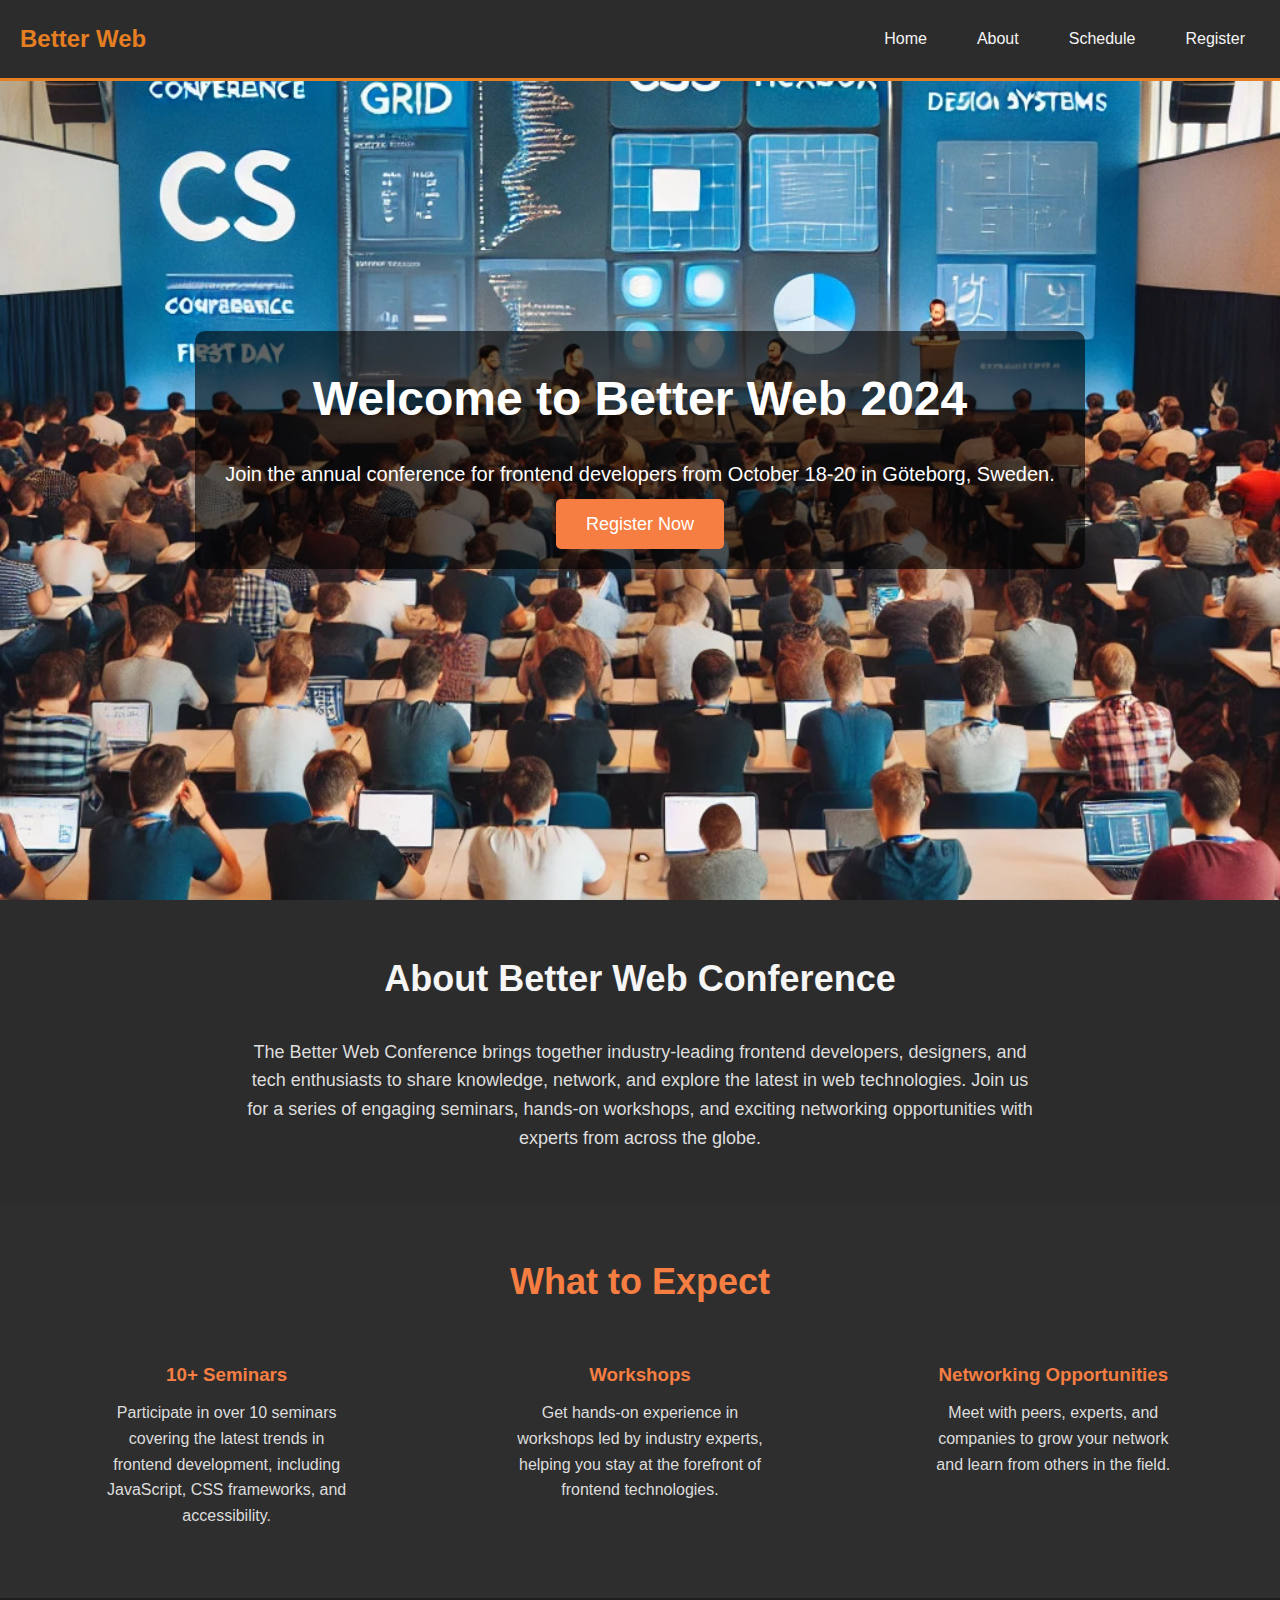
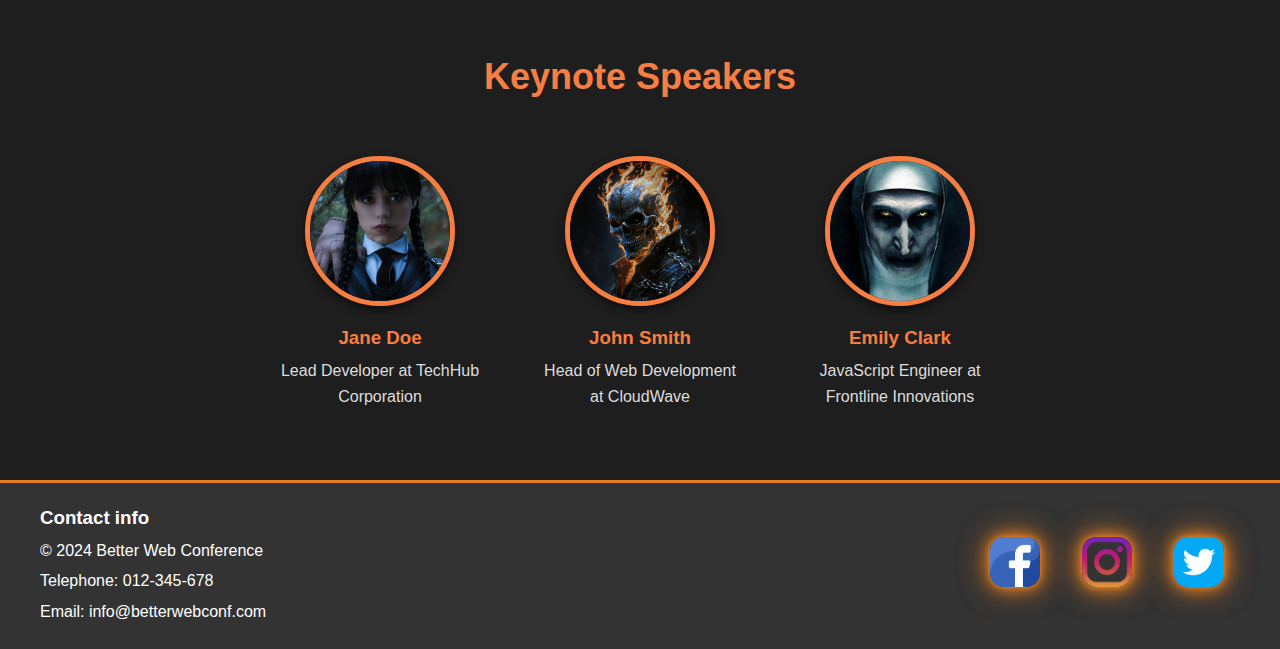
<file: index.html>
<!DOCTYPE html>
<html lang="en">
<head>
    <meta charset="UTF-8">
    <meta name="viewport" content="width=device-width, initial-scale=1.0">
    <title> Better Web Conference 2024 </title>
    <link rel="stylesheet" href="index.css"> 
</head>
<body>
    
    <!-- Navigation Bar -->
    <nav class="navbar">
        <div class="logo">Better Web</div>
        <ul class="nav-links">
            <li><a href="index.html">Home</a></li>
            <li><a href="about.html">About</a></li>
            <li><a href="schedule.html">Schedule</a></li>
            <li><a href="register.html">Register</a></li>
        </ul>
    </nav>
    
        <!-- Hero Section with Background Image -->
        <section class="welcome">
            <div class="welcome-content">
                <h1>Welcome to Better Web 2024</h1>
                <p>Join the annual conference for frontend developers from October 18-20 in Göteborg, Sweden.</p>
                <a href="register.html" class="btn-register">Register Now</a>
            </div>
        </section>
    
        <!-- Introduction Section -->
        <section class="introduction">
            <div class="container">
                <h2>About Better Web Conference</h2>
                <p>The Better Web Conference brings together industry-leading frontend developers, designers, and tech enthusiasts to share knowledge, network, and explore the latest in web technologies. Join us for a series of engaging seminars, hands-on workshops, and exciting networking opportunities with experts from across the globe.</p>
            </div>
        </section>
    
        <!-- Key Features Section -->
        <section class="features">
            <div class="container">
                <h2>What to Expect</h2>
                <div class="feature-list">
                    <div class="feature-item">
                        <h3>10+ Seminars</h3>
                        <p>Participate in over 10 seminars covering the latest trends in frontend development, including JavaScript, CSS frameworks, and accessibility.</p>
                    </div>
                    <div class="feature-item">
                        <h3>Workshops</h3>
                        <p>Get hands-on experience in workshops led by industry experts, helping you stay at the forefront of frontend technologies.</p>
                    </div>
                    <div class="feature-item">
                        <h3>Networking Opportunities</h3>
                        <p>Meet with peers, experts, and companies to grow your network and learn from others in the field.</p>
                    </div>
                </div>
            </div>
        </section>
    
        <!-- Speakers Section -->
        <section class="speakers">
            <div class="container">
                <h2>Keynote Speakers</h2>
                <div class="speaker-list">
                    <div class="speaker-item">
                        <img src="img/WEDNESDAY.jpg" alt="Speaker 1">
                        <h3>Jane Doe</h3>
                        <p>Lead Developer at TechHub Corporation</p>
                    </div>
                    <div class="speaker-item">
                        <img src="img/ghost_rider.jpg" alt="Speaker 2">
                        <h3>John Smith</h3>
                        <p>Head of Web Development at CloudWave</p>
                    </div>
                    <div class="speaker-item">
                        <img src="img/the-nun.jpg" alt="Speaker 3">
                        <h3>Emily Clark</h3>
                        <p>JavaScript Engineer at Frontline Innovations</p>
                    </div>
                </div>
            </div>
        </section>

    <!-- Footer -->
    <footer>
        <div class="main-footer-container">
            <div class="contact-container">
                <h3>Contact info</h3>
                <p>&copy; 2024 Better Web Conference</p>
                <p>Telephone: 012-345-678</p>
                <p>Email: info@betterwebconf.com</p>
            </div>

            <div class="socials-container">
                <a href="https://www.facebook.com/">
                    <img class="fb" src="img/fb.png"></img>
                </a>
                <a href="https://www.twitter.com/">
                    <img class="insta" src="img/insta.png"></img>
                </a>
                <a href="https://www.instagram.com/">
                    <img class="twit" src="img/twitter.png"></img>
                </a>
            </div>
        </div>
    </footer>

</body>
</html>
</file>
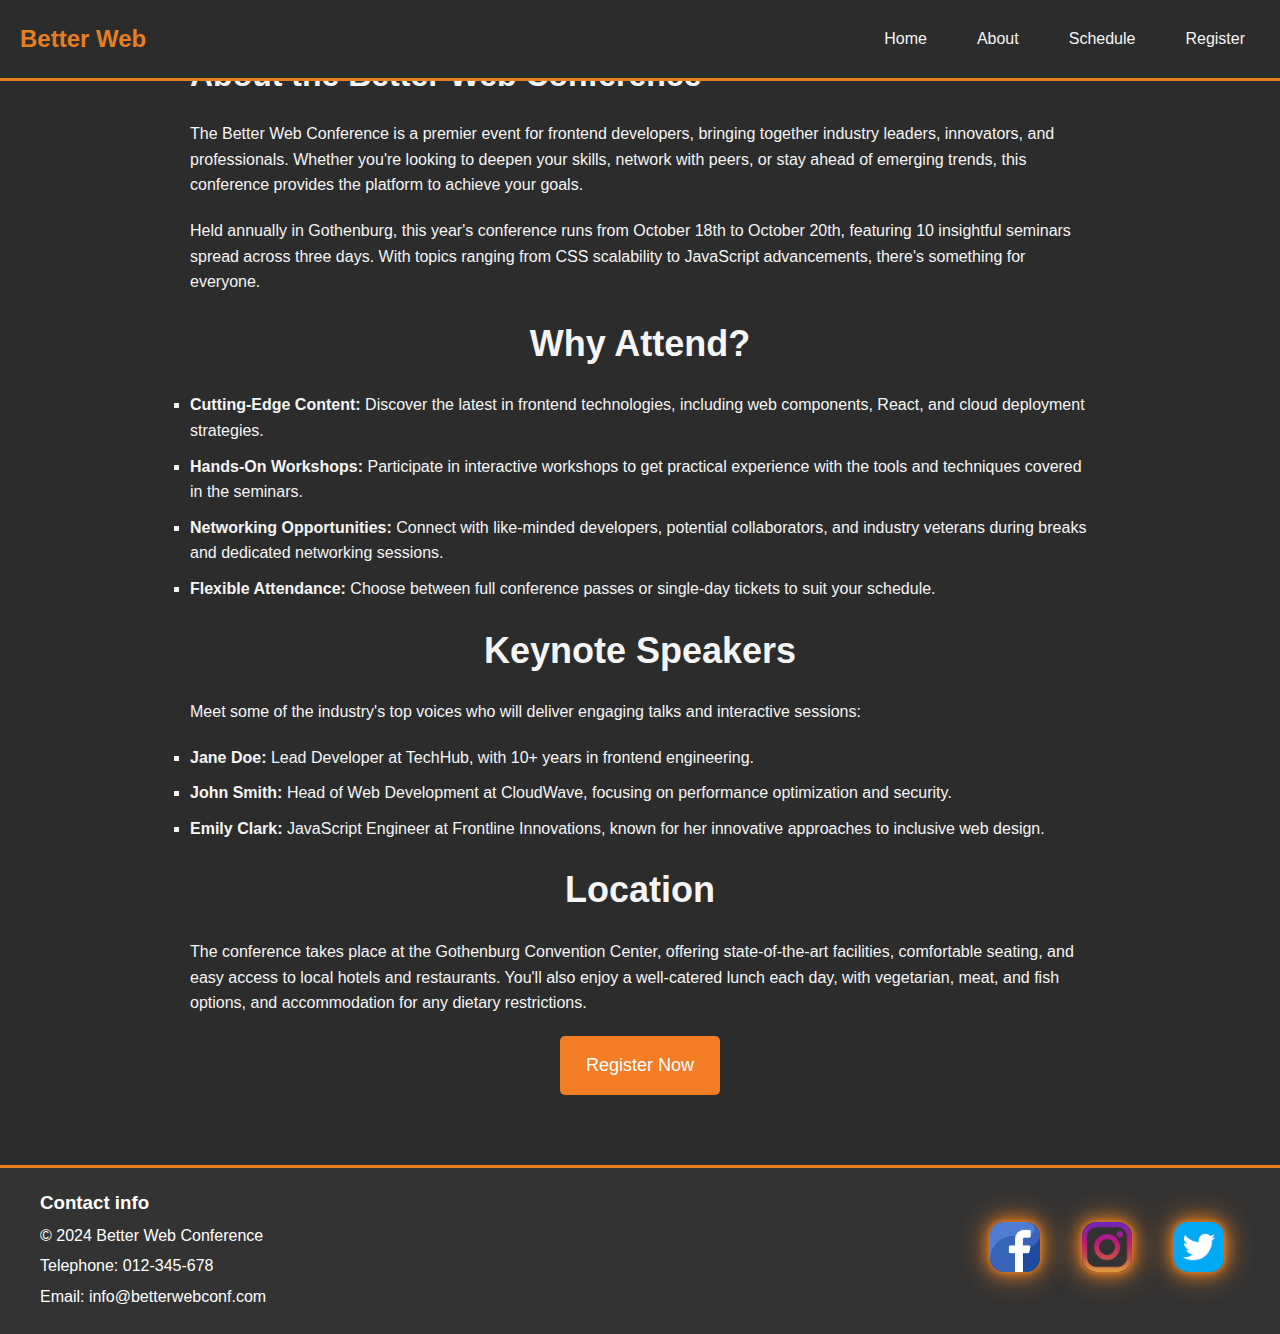
<file: about.html>
<!DOCTYPE html>
<html lang="en">
<head>
    <meta charset="UTF-8">
    <meta name="viewport" content="width=device-width, initial-scale=1.0">
    <title>About Better Web Conference</title>
    <link rel="stylesheet" href="about.css">
</head>
<body>
    <!-- Navigation Bar -->
    <nav class="navbar">
        <div class="logo">Better Web</div>
        <ul class="nav-links">
            <li><a href="index.html">Home</a></li>
            <li><a href="about.html">About</a></li>
            <li><a href="schedule.html">Schedule</a></li>
            <li><a href="register.html">Register</a></li>
        </ul>
    </nav>

    <!-- About Section -->
    <section class="about-section">
        <h1>About the Better Web Conference</h1>
        <p>The Better Web Conference is a premier event for frontend developers, bringing together industry leaders, innovators, and professionals. Whether you're looking to deepen your skills, network with peers, or stay ahead of emerging trends, this conference provides the platform to achieve your goals.</p>
        <p>Held annually in Gothenburg, this year's conference runs from October 18th to October 20th, featuring 10 insightful seminars spread across three days. With topics ranging from CSS scalability to JavaScript advancements, there's something for everyone.</p>

        <h2>Why Attend?</h2>
        <ul>
            <li><strong>Cutting-Edge Content:</strong> Discover the latest in frontend technologies, including web components, React, and cloud deployment strategies.</li>
            <li><strong>Hands-On Workshops:</strong> Participate in interactive workshops to get practical experience with the tools and techniques covered in the seminars.</li>
            <li><strong>Networking Opportunities:</strong> Connect with like-minded developers, potential collaborators, and industry veterans during breaks and dedicated networking sessions.</li>
            <li><strong>Flexible Attendance:</strong> Choose between full conference passes or single-day tickets to suit your schedule.</li>
        </ul>

        <h2>Keynote Speakers</h2>
        <p>Meet some of the industry's top voices who will deliver engaging talks and interactive sessions:</p>
        <ul>
            <li><strong>Jane Doe:</strong> Lead Developer at TechHub, with 10+ years in frontend engineering.</li>
            <li><strong>John Smith:</strong> Head of Web Development at CloudWave, focusing on performance optimization and security.</li>
            <li><strong>Emily Clark:</strong> JavaScript Engineer at Frontline Innovations, known for her innovative approaches to inclusive web design.</li>
        </ul>

        <h2>Location</h2>
        <p>The conference takes place at the Gothenburg Convention Center, offering state-of-the-art facilities, comfortable seating, and easy access to local hotels and restaurants. You'll also enjoy a well-catered lunch each day, with vegetarian, meat, and fish options, and accommodation for any dietary restrictions.</p>

        <a href="register.html" class="cta-button">Register Now</a>
    </section>

    <!-- Footer -->
    <footer>
        <div class="main-footer-container">
            <div class="contact-container">
                <h3>Contact info</h3>
                <p>&copy; 2024 Better Web Conference</p>
                <p>Telephone: 012-345-678</p>
                <p>Email: info@betterwebconf.com</p>
            </div>
            <div class="socials-container">
                <a href="https://www.facebook.com/">
                    <img class="fb" src="img/fb.png"></img>
                </a>
                <a href="https://www.twitter.com/">
                    <img class="insta" src="img/insta.png"></img>
                </a>
                <a href="https://www.instagram.com/">
                    <img class="twit" src="img/twitter.png"></img>
                </a>
            </div>
        </div>
    </footer>

</body>
</html>
</file>
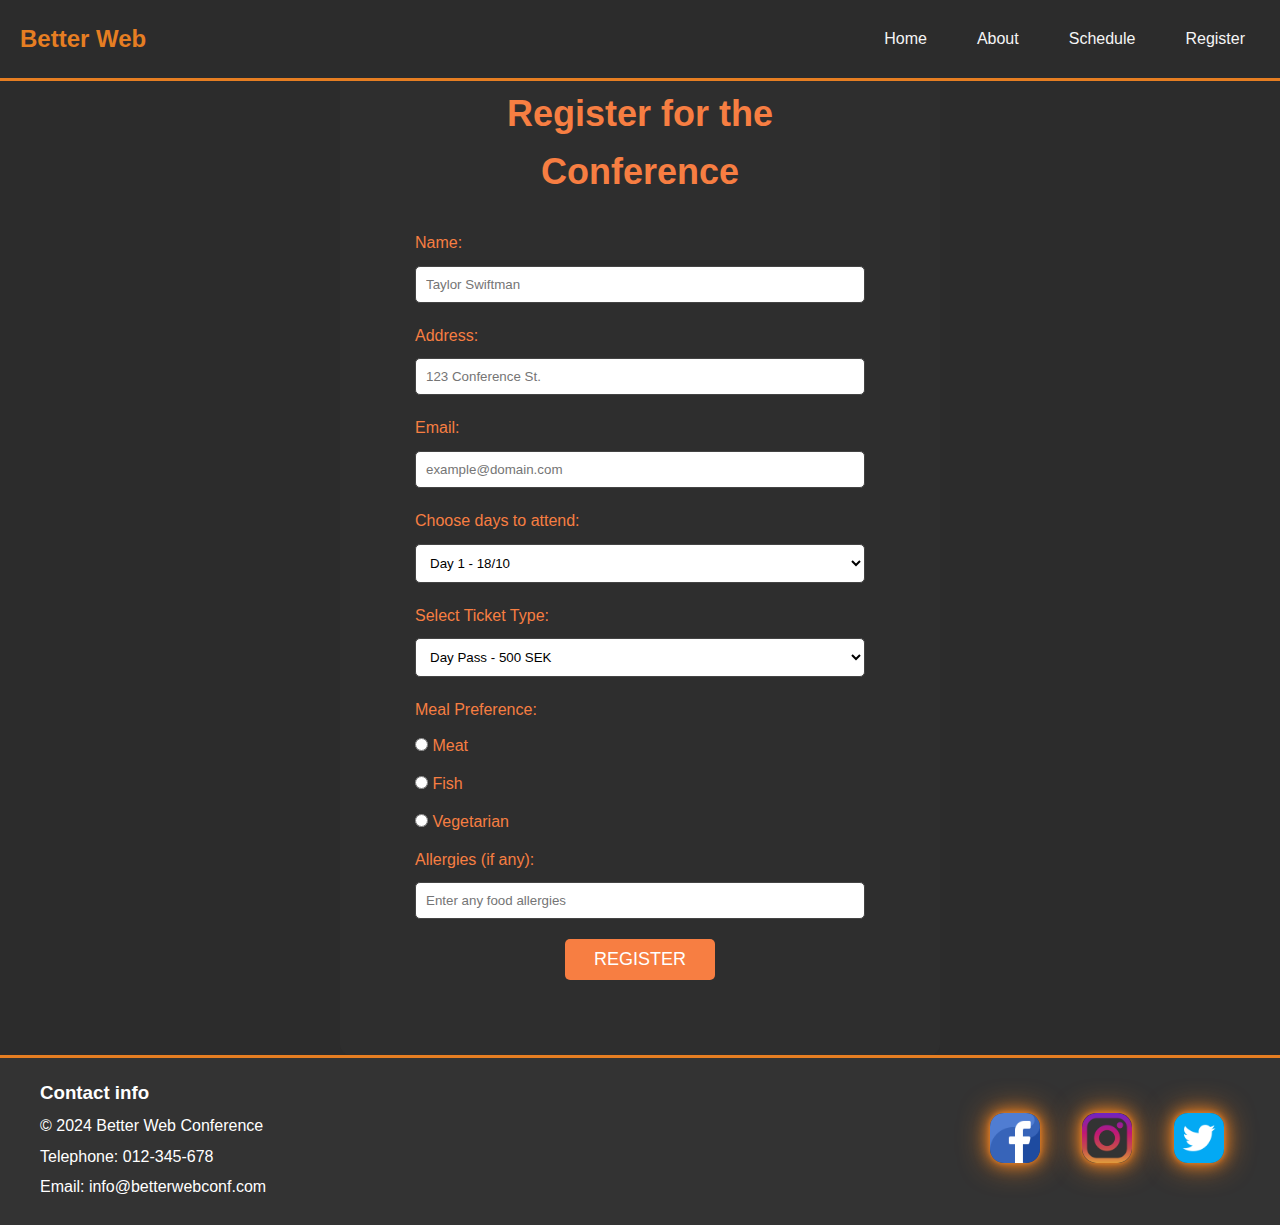
<file: register.html>
<!DOCTYPE html>
<html lang="en">
<head>
    <meta charset="UTF-8">
    <meta name="viewport" content="width=device-width, initial-scale=1.0">
    <title>Register - Better Web Conference 2024</title>
    <link rel="stylesheet" href="register.css">
</head>
<body>
    <!-- Navigation Bar -->
    <nav class="navbar">
        <div class="logo">Better Web</div>
        <ul class="nav-links">
            <li><a href="index.html">Home</a></li>
            <li><a href="about.html">About</a></li>
            <li><a href="schedule.html">Schedule</a></li>
            <li><a href="register.html">Register</a></li>
        </ul>
    </nav>

    <!-- Registration Section -->
    <section id="register">
        <h2>Register for the Conference</h2>

        <!-- Registration Form -->
        <form id="register-form">
            <label for="name">Name:</label>
            <input type="text" id="name" name="name" required pattern="[A-Za-z\s]{3,}"
            title="Name must be at least 3 letters and contain only letters." placeholder="Taylor Swiftman">

            <label for="address">Address:</label>
            <input type="text" id="address" name="address" required placeholder="123 Conference St.">

            <label for="email">Email:</label>
            <input type="email" id="email" name="email" required placeholder="example@domain.com">

            <!-- Choose Days to Attend -->
            <label for="days">Choose days to attend:</label>
            <select id="days" name="days" required>
                <option value="day1">Day 1 - 18/10</option>
                <option value="day2">Day 2 - 19/10</option>
                <option value="day3">Day 3 - 20/10</option>
                <option value="full">Full Conference (All Days)</option>
                <option value="2days">Choose 2 days</option>
            </select>

            <!-- Ticket Selection -->
            <label for="ticket">Select Ticket Type:</label>
            <select id="ticket" name="ticket" required>
                <option value="day-pass">Day Pass - 500 SEK</option>
                <option value="two-day-pass">2 Day Pass - 900 SEK</option>
                <option value="full-pass">Full Conference Pass (3 Days) - 1200 SEK</option>
            </select>

            <!-- Meal Preferences -->
            <label>Meal Preference:</label>
            <div class="meal-options">
                <input type="radio" id="meat" name="meal" value="meat" required>
                <label for="meat">Meat</label> <br>
                <input type="radio" id="fish" name="meal" value="fish" required>
                <label for="fish">Fish</label> <br>
                <input type="radio" id="vegetarian" name="meal" value="vegetarian" required>
                <label for="vegetarian">Vegetarian</label>
            </div>

            <label for="allergies">Allergies (if any):</label>
            <input type="text" id="allergies" name="allergies" placeholder="Enter any food allergies">

            <!-- Submit Button -->
            <button type="submit">Register</button>
        </form>
    </section>

        <!-- Footer -->
    <footer>
        <div class="main-footer-container">
            <div class="contact-container">
                <h3>Contact info</h3>
                <p>&copy; 2024 Better Web Conference</p>
                <p>Telephone: 012-345-678</p>
                <p>Email: info@betterwebconf.com</p>
            </div>
            <div class="socials-container">
                <a href="https://www.facebook.com/">
                    <img class="fb" src="img/fb.png"></img>
                </a>
                <a href="https://www.twitter.com/">
                    <img class="insta" src="img/insta.png"></img>
                </a>
                <a href="https://www.instagram.com/">
                    <img class="twit" src="img/twitter.png"></img>
                </a>
            </div>
        </div>
    </footer>

</body>
</html>
</file>
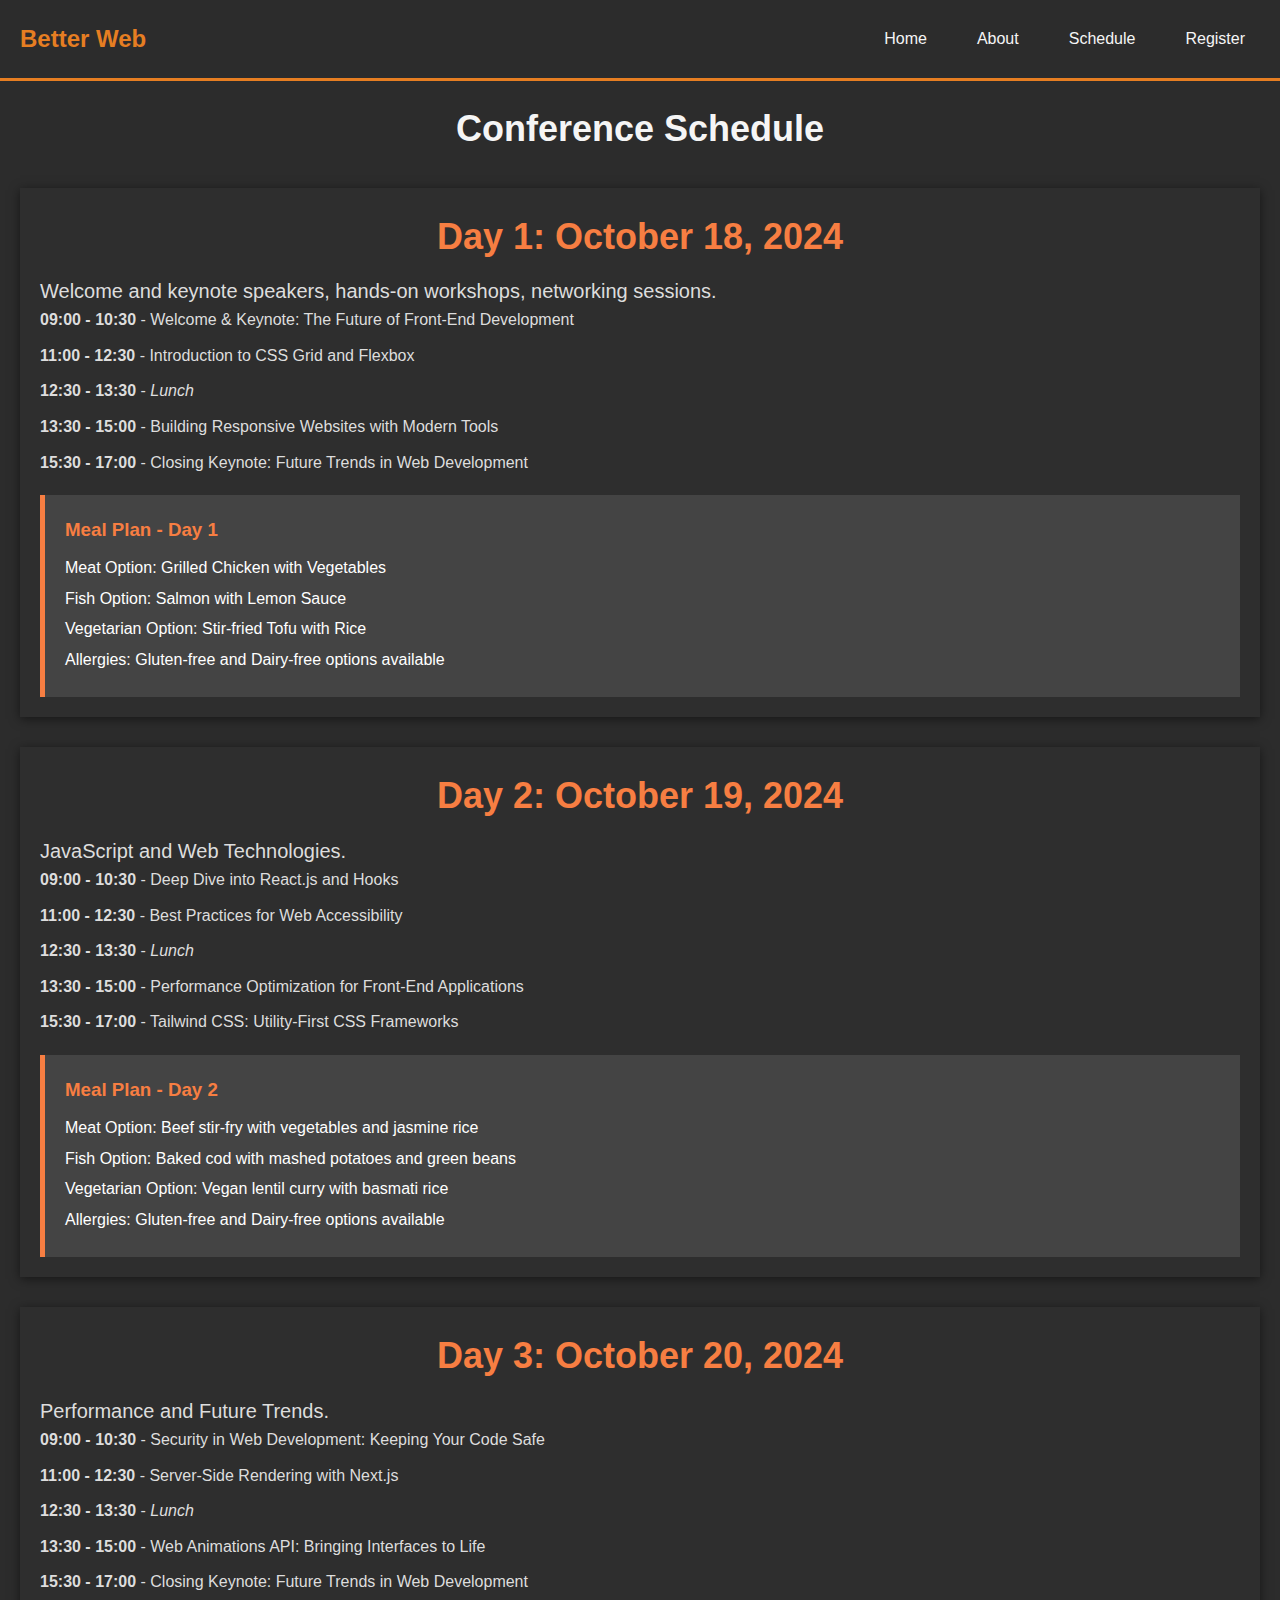
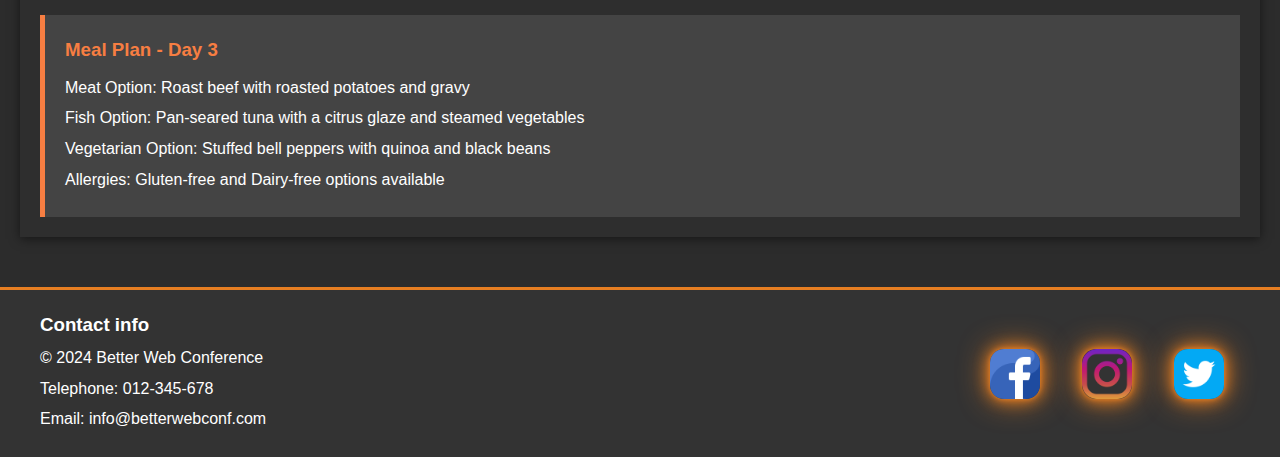
<file: schedule.html>
<!DOCTYPE html>
<html lang="en">
<head>
    <meta charset="UTF-8">
    <meta name="viewport" content="width=device-width, initial-scale=1.0">
    <title>Conference Schedule</title>
    <link rel="stylesheet" href="schedule.css">
</head>
<body>

    <!-- Navbar -->
    <nav class="navbar">
        <div class="logo">Better Web</div>
        <ul class="nav-links">
            <li><a href="index.html">Home</a></li>
            <li><a href="about.html">About</a></li>
            <li><a href="schedule.html">Schedule</a></li>
            <li><a href="register.html">Register</a></li>
        </ul>
    </nav>

    <!-- Main Content -->
    <main>
        <section class="schedule">
            <h1>Conference Schedule</h1>

            <!-- Day 1 Schedule -->
            <div class="day">
                <h2>Day 1: October 18, 2024</h2>
                <p>Welcome and keynote speakers, hands-on workshops, networking sessions.</p>
                <ul>
                    <li><strong>09:00 - 10:30</strong> - Welcome & Keynote: The Future of Front-End Development</li>
                    <li><strong>11:00 - 12:30</strong> - Introduction to CSS Grid and Flexbox</li>
                    <li><strong>12:30 - 13:30</strong> - <em>Lunch</em></li>
                    <li><strong>13:30 - 15:00</strong> - Building Responsive Websites with Modern Tools</li>
                    <li><strong>15:30 - 17:00</strong> - Closing Keynote: Future Trends in Web Development</li>
                </ul>

                <!-- Meal Plan for Day 1 -->
                <div class="meal-plan">
                    <h3>Meal Plan - Day 1</h3>
                    <ul>
                        <li>Meat Option: Grilled Chicken with Vegetables</li>
                        <li>Fish Option: Salmon with Lemon Sauce</li>
                        <li>Vegetarian Option: Stir-fried Tofu with Rice</li>
                        <li>Allergies: Gluten-free and Dairy-free options available</li>
                    </ul>
                </div>
            </div>

            <div class="day">
                <h2>Day 2: October 19, 2024</h2>
                <p>JavaScript and Web Technologies.</p>
                <ul>
                    <li><strong>09:00 - 10:30</strong> - Deep Dive into React.js and Hooks</li>
                    <li><strong>11:00 - 12:30</strong> - Best Practices for Web Accessibility</li>
                    <li><strong>12:30 - 13:30</strong> - <em>Lunch</em></li>
                    <li><strong>13:30 - 15:00</strong> - Performance Optimization for Front-End Applications</li>
                    <li><strong>15:30 - 17:00</strong> - Tailwind CSS: Utility-First CSS Frameworks</li>
                </ul>

                <!-- Meal Plan for Day 2 -->
                <div class="meal-plan">
                    <h3>Meal Plan - Day 2</h3>
                    <ul>
                        <li>Meat Option: Beef stir-fry with vegetables and jasmine rice</li>
                        <li>Fish Option: Baked cod with mashed potatoes and green beans</li>
                        <li>Vegetarian Option: Vegan lentil curry with basmati rice</li>
                        <li>Allergies: Gluten-free and Dairy-free options available</li>
                    </ul>
                </div>
            </div>

            <div class="day">
                <h2>Day 3: October 20, 2024</h2>
                <p>Performance and Future Trends.</p>
                <ul>
                    <li><strong>09:00 - 10:30</strong> - Security in Web Development: Keeping Your Code Safe</li>
                    <li><strong>11:00 - 12:30</strong> - Server-Side Rendering with Next.js</li>
                    <li><strong>12:30 - 13:30</strong> - <em>Lunch</em></li>
                    <li><strong>13:30 - 15:00</strong> - Web Animations API: Bringing Interfaces to Life</li>
                    <li><strong>15:30 - 17:00</strong> - Closing Keynote: Future Trends in Web Development</li>
                </ul>

                <!-- Meal Plan for Day 3 -->
                <div class="meal-plan">
                    <h3>Meal Plan - Day 3</h3>
                    <ul>
                        <li>Meat Option: Roast beef with roasted potatoes and gravy</li>
                        <li>Fish Option: Pan-seared tuna with a citrus glaze and steamed vegetables</li>
                        <li>Vegetarian Option: Stuffed bell peppers with quinoa and black beans</li>
                        <li>Allergies: Gluten-free and Dairy-free options available</li>
                    </ul>
                </div>
            </div>

        </section>
    </main>

    <!-- Footer -->
    <footer>
        <div class="main-footer-container">
            <div class="contact-container">
                <h3>Contact info</h3>
                <p>&copy; 2024 Better Web Conference</p>
                <p>Telephone: 012-345-678</p>
                <p>Email: info@betterwebconf.com</p>
            </div>
            
            <div class="socials-container">
                <a href="https://www.facebook.com/">
                    <img class="fb" src="img/fb.png"></img>
                </a>
                <a href="https://www.twitter.com/">
                    <img class="insta" src="img/insta.png"></img>
                </a>
                <a href="https://www.instagram.com/">
                    <img class="twit" src="img/twitter.png"></img>
                </a>
            </div>
        </div>
    </footer>

</body>
</html>
</file>
<file: index.css>
/* General Styles */
* {
    margin: 0;
    padding: 0;
    box-sizing: border-box;
    font-family: 'Arial', sans-serif;
}

body {
    background-color: #2c2c2c;
    color: #f5f5f5;
    line-height: 1.6;
}

a {
    text-decoration: none;
    color: inherit;
}

h2 {
    text-align: center;
    font-size: 36px;
    margin-bottom: 30px;
    color: #f5f5f5;
}

/* Navbar */
.navbar {
    display: flex;
    justify-content: space-between;
    align-items: center;
    padding: 20px;
    background-color: #2c2c2c;
    border-bottom: 3px solid #e67e22;
    position: fixed;
    width: 100%;
    top: 0;
    z-index: 1000;
}

.logo {
    font-size: 24px;
    font-weight: bold;
    color: #e67e22;
    transition: transform 0.2s ease;
}

.logo:hover {
    transform: translateY(-10px);
}

.nav-links {
    list-style: none;
    display: flex;
}

.nav-links li {
    margin-left: 20px;
}

.nav-links a {
    padding: 10px 15px;
    color: #f5f5f5;
    font-size: 16px;
    border-radius: 25px;
    transition: background-color 0.3s;
}

.nav-links a:hover {
    background-color: #e67e22;
    color: #fff;
}

.welcome {
    background-image: url(img/conference1.jpg); /* Add your background image */
    background-size: cover;
    background-position: center;
    height: 100vh;
    display: flex;
    align-items: center;
    justify-content: center;
    color: #fff;
    text-align: center;
}

.welcome-content {
    background-color: rgba(0, 0, 0, 0.6); /* Dark overlay */
    padding: 30px;
    border-radius: 10px;
}

.welcome h1 {
    font-size: 48px;
    margin-bottom: 20px;
}

.welcome p {
    font-size: 20px;
    margin-bottom: 20px;
}

.btn-register {
    background-color: #f77e42;
    color: #fff;
    padding: 15px 30px;
    font-size: 18px;
    text-decoration: none;
    border-radius: 5px;
    transition: background-color 0.3s;
}

.btn-register:hover {
    background-color: #d76b32;
}

/* Introduction Section */
.introduction {
    padding: 50px 20px;
    text-align: center;
}

.introduction p {
    max-width: 800px;
    margin: 0 auto;
    font-size: 18px;
    color: #ddd;
}

/* Features Section */
.features {
    padding: 50px 20px;
    background-color: #2e2e2e;
    text-align: center;
}

.features h2 {
    color: #f77e42;
    margin-bottom: 30px;
}

.feature-list {
    display: flex;
    justify-content: space-around;
    flex-wrap: wrap;
}

.feature-item {
    max-width: 250px;
    margin: 20px;
}

.feature-item h3 {
    color: #f77e42;
    margin-bottom: 10px;
}

.feature-item p {
    color: #ddd;
}

/* Speakers Section */
.speakers {
    padding: 50px 20px;
    background-color: #1e1e1e;
    text-align: center;
}

.speakers h2 {
    color: #f77e42;
    margin-bottom: 30px;
}

/* Flexbox to align speakers in a single row */
.speaker-list {
    display: flex;
    justify-content: center; /* Center the items */
    gap: 20px; /* Add spacing between items */
    flex-wrap: wrap; /* This allows items to wrap to the next line if screen size is small */
}

.speaker-item {
    max-width: 200px;
    margin: 20px;
    text-align: center;
}

/* Making the image circular */
.speaker-item img {
    width: 150px; /* Set a fixed size for uniformity */
    height: 150px;
    border-radius: 50%; /* This creates the circular effect */
    object-fit: cover; /* Ensures that the image scales correctly within the circular frame */
    border: 5px solid #f77e42; /* Optional: Add a border to make it pop */
    box-shadow: 0px 4px 8px rgba(0, 0, 0, 0.5); /* Optional: Add a subtle shadow for effect */
    margin-bottom: 10px;
    transition: transform 0.3s ease;
}

.speaker-item img:hover {
    transform: scale(1.2);
}

.speaker-item h3 {
    margin-bottom: 5px;
    color: #f77e42;
}

.speaker-item p {
    color: #ddd;
}

/* Footer */
footer {
    background-color: #333;
    color: white;
    padding: 20px;
    border-top: 3px solid #e67e22;
}

.main-footer-container {
    display: flex;
    justify-content: space-between;
    align-items: center;
    max-width: 1200px;
    margin: 0 auto;
}

.contact-container {
    flex: 1;
}

.contact-container p {
    margin: 5px 0;
}

.socials-container {
    display: flex;
    gap: 10px;
}

.socials-container img {
    width: 50px;
    height: 50px;
    margin: 1em;
    color: #fff;
    border: none;
    cursor: pointer;
    border-radius: 14px;
    box-shadow: 0 0 5px #e67e22, 0 0 15px #e67e22, 0 0 30px #e67e22;
    transition: box-shadow 0.5s ease;
}

.socials-container img:hover {
    box-shadow: 0 0 20px #e67e22, 0 0 50px #e67e22, 0 0 100px #e67e22;
}

@media (max-width:500px){
    .navbar{
        flex-direction: column;
    }
}
</file>
<file: about.css>
/* General Styles */
* {
    margin: 0;
    padding: 0;
    box-sizing: border-box;
    font-family: 'Arial', sans-serif;
}


body {
    background-color: #2c2c2c;
    color: #f5f5f5;
    line-height: 1.6;
}

body .url {
    opacity: 0.4;
}

a {
    text-decoration: none;
    color: inherit;
}

h2 {
    text-align: center;
    font-size: 36px;
    margin-bottom: 30px;
    color: #f5f5f5;
}

/* Navbar */
.navbar {
    display: flex;
    justify-content: space-between;
    align-items: center;
    padding: 20px;
    background-color: #2c2c2c;
    border-bottom: 3px solid #e67e22;
    position: fixed;
    width: 100%;
    top: 0;
    z-index: 1000;
}

.logo {
    font-size: 24px;
    font-weight: bold;
    color: #e67e22;
    transition: transform 0.2s ease;
}

.logo:hover {
    transform: translateY(-10px);
}

.nav-links {
    list-style: none;
    display: flex;
}

.nav-links li {
    margin-left: 20px;
}

.nav-links a {
    padding: 10px 15px;
    color: #f5f5f5;
    font-size: 16px;
    border-radius: 25px;
    transition: background-color 0.3s;
}

.nav-links a:hover {
    background-color: #e67e22;
    color: #fff;
}

/* About Section */
.about-section {
    padding: 50px;
    max-width: 1000px;
    margin: auto;
}

.about-section h1, .about-section h2 {
    margin-bottom: 20px;
}

.about-section p {
    margin-bottom: 20px;
}

.about-section ul {
    list-style-type: square;
    margin-bottom: 20px;
}

.about-section ul li {
    margin-bottom: 10px;
}

/* Call to Action Button */
.cta-button {
    width: 160px;
    padding: 10px;
    font-size: 18px;
    display: block; /* Make the button behave as a block element */
    margin: 20px auto; /* Center the button horizontally */
    background-color: #f47c24;
    color: #fff;
    padding: 15px 25px;
    text-decoration: none;
    border-radius: 5px;
    text-align: center;
}

.cta-button:hover {
    background-color: #e66a1f;
}

/* Footer */
footer {
    background-color: #333;
    color: white;
    padding: 20px;
    border-top: 3px solid #e67e22;
}

.main-footer-container {
    display: flex;
    justify-content: space-between;
    align-items: center;
    max-width: 1200px;
    margin: 0 auto;
}

.contact-container {
    flex: 1;
}

.contact-container p {
    margin: 5px 0;
}

.socials-container {
    display: flex;
    gap: 10px;
}

.socials-container img {
    width: 50px;
    height: 50px;
    margin: 1em;
    color: #fff;
    border: none;
    cursor: pointer;
    border-radius: 14px;
    box-shadow: 0 0 5px #e67e22, 0 0 15px #e67e22, 0 0 30px #e67e22;
    transition: box-shadow 0.5s ease;
}

.socials-container img:hover {
    box-shadow: 0 0 20px #e67e22, 0 0 50px #e67e22, 0 0 100px #e67e22;
}

@media (max-width:500px){
    .navbar{
        flex-direction: column;
    }
}
</file>
<file: register.css>
/* General Styles */
* {
    margin: 0;
    padding: 0;
    box-sizing: border-box;
    font-family: 'Arial', sans-serif;
}

body {
    background-color: #2c2c2c;
    color: #f5f5f5;
    line-height: 1.6;
}

a {
    text-decoration: none;
    color: inherit;
}

h2 {
    text-align: center;
    font-size: 36px;
    margin-bottom: 30px;
    color: #f5f5f5;
}

/* Navbar */
.navbar {
    display: flex;
    justify-content: space-between;
    align-items: center;
    padding: 20px;
    background-color: #2c2c2c;
    border-bottom: 3px solid #e67e22;
    position: fixed;
    width: 100%;
    top: 0;
    z-index: 1000;
}

.logo {
    font-size: 24px;
    font-weight: bold;
    color: #e67e22;
    transition: transform 0.2s ease;
}

.logo:hover {
    transform: translateY(-10px);
}

.nav-links {
    list-style: none;
    display: flex;
}

.nav-links li {
    margin-left: 20px;
}

.nav-links a {
    padding: 10px 15px;
    color: #f5f5f5;
    font-size: 16px;
    border-radius: 25px;
    transition: background-color 0.3s;
}

.nav-links a:hover {
    background-color: #e67e22;
    color: #fff;
}

/* Register Section Styles */
#register {
    padding: 75px;
    background-color: #2e2e2e;
    color: #fff;
    max-width: 600px;
    margin: 0 auto;
    margin-top: 10px;
    border-radius: 10px;
}

#register h2 {
    text-align: center;
    color: #f77e42;
    margin-bottom: 30px;
}

#register-form {
    display: flex;
    flex-direction: column;
}

#register-form label {
    margin-bottom: 10px;
    color: #f77e42;
}

#register-form input,
#register-form select {
    padding: 10px;
    margin-bottom: 20px;
    border: 1px solid #444;
    border-radius: 5px;
    background-color: #fff;
    color: #000;
}

#register-form button {
    width: 150px; /* ลดความยาวของปุ่ม */
    padding: 10px; /* ปรับ padding */
    background-color: #f77e42;
    color: #fff;
    border: none;
    border-radius: 5px;
    cursor: pointer;
    font-size: 18px; /* ขยายขนาดตัวอักษร */
    text-transform: uppercase; /* เปลี่ยนข้อความเป็นตัวพิมพ์ใหญ่ทั้งหมด */
    align-self: center; /* จัดปุ่มให้อยู่กึ่งกลาง */
}

#register-form button:hover {
    background-color: #e66933;
}

/* Footer */
footer {
    background-color: #333;
    color: white;
    padding: 20px;
    border-top: 3px solid #e67e22;
}

.main-footer-container {
    display: flex;
    justify-content: space-between;
    align-items: center;
    max-width: 1200px;
    margin: 0 auto;
}

.contact-container {
    flex: 1;
}

.contact-container p {
    margin: 5px 0;
}

.socials-container {
    display: flex;
    gap: 10px;
}

.socials-container img {
    width: 50px;
    height: 50px;
    margin: 1em;
    color: #fff;
    border: none;
    cursor: pointer;
    border-radius: 14px;
    box-shadow: 0 0 5px #e67e22, 0 0 15px #e67e22, 0 0 30px #e67e22;
    transition: box-shadow 0.5s ease;
}

.socials-container img:hover {
    box-shadow: 0 0 20px #e67e22, 0 0 50px #e67e22, 0 0 100px #e67e22;
}

@media (max-width:500px){
    .navbar{
        flex-direction: column;
    }
}
</file>
<file: schedule.css>
/* General Styles */
* {
    margin: 0;
    padding: 0;
    box-sizing: border-box;
    font-family: 'Arial', sans-serif;
}


body {
    background-color: #2c2c2c;
    color: #f5f5f5;
    line-height: 1.6;
}

body .url {
    opacity: 0.4;
}

a {
    text-decoration: none;
    color: inherit;
}

h2 {
    text-align: center;
    font-size: 36px;
    margin-bottom: 30px;
    color: #f5f5f5;
}

/* Navbar */
.navbar {
    display: flex;
    justify-content: space-between;
    align-items: center;
    padding: 20px;
    background-color: #2c2c2c;
    border-bottom: 3px solid #e67e22;
    position: fixed;
    width: 100%;
    top: 0;
    z-index: 1000;
}

.logo {
    font-size: 24px;
    font-weight: bold;
    color: #e67e22;
    transition: transform 0.2s ease;
}

.logo:hover {
    transform: translateY(-10px);
}

.nav-links {
    list-style: none;
    display: flex;
}

.nav-links li {
    margin-left: 20px;
}

.nav-links a {
    padding: 10px 15px;
    color: #f5f5f5;
    font-size: 16px;
    border-radius: 25px;
    transition: background-color 0.3s;
}

.nav-links a:hover {
    background-color: #e67e22;
    color: #fff;
}

/* Adjust content to account for the fixed navbar */
main {
    margin-top: 80px; /* Space for fixed navbar */
}

/* Schedule Section */
.schedule {
    padding: 20px;
}

.schedule h1 {
    font-size: 36px;
    text-align: center;
    margin-bottom: 30px;
}

.day {
    background-color: #2e2e2e; /* Darker background for each day */
    padding: 20px;
    margin-bottom: 30px;
    box-shadow: 0 2px 10px rgba(0, 0, 0, 0.5); /* Darker shadow */
}

.day h2 {
    color: #f77e42; /* Orange color for headings */
    margin-bottom: 10px;
}

.day p{
    font-size: 20px;
}

.day p, .day ul li {
    color: #ddd; /* Light text for content */
}

.day ul {
    list-style: none;
    padding: 0;
}

.day ul li {
    margin-bottom: 10px;
}

.meal-plan {
    background-color: #444; /* Slightly lighter background for meal plans */
    padding: 20px;
    border-left: 5px solid #f77e42; /* Orange accent */
    margin-top: 20px;
    transition: transform 0.2s ease;
}

.meal-plan:hover {
    transform: translateY(-10px);
}

.meal-plan h3 {
    color: #f77e42;
    margin-bottom: 10px;
}

.meal-plan ul {
    list-style-type: none;
    padding-left: 0;
}

.meal-plan ul li {
    margin-bottom: 5px;
    color: #fff; /* White text for meal options */
}

.socials-container img {
width: 50px;
height: 50px;
float: right;
margin: 2em;
position: relative;
}

/* Footer */
footer {
    background-color: #333;
    color: white;
    padding: 20px;
    border-top: 3px solid #e67e22;
}

.main-footer-container {
    display: flex;
    justify-content: space-between;
    align-items: center;
    max-width: 1200px;
    margin: 0 auto;
}

.contact-container {
    flex: 1;
}

.contact-container p {
    margin: 5px 0;
}

.socials-container {
    display: flex;
    gap: 10px;
}

.socials-container img {
    width: 50px;
    height: 50px;
    margin: 1em;
    color: #fff;
    border: none;
    cursor: pointer;
    border-radius: 14px;
    box-shadow: 0 0 5px #e67e22, 0 0 15px #e67e22, 0 0 30px #e67e22;
    transition: box-shadow 0.5s ease;
}

.socials-container img:hover {
    box-shadow: 0 0 20px #e67e22, 0 0 50px #e67e22, 0 0 100px #e67e22;
}

@media (max-width:500px){
    .navbar{
        flex-direction: column;
    }
}
</file>
